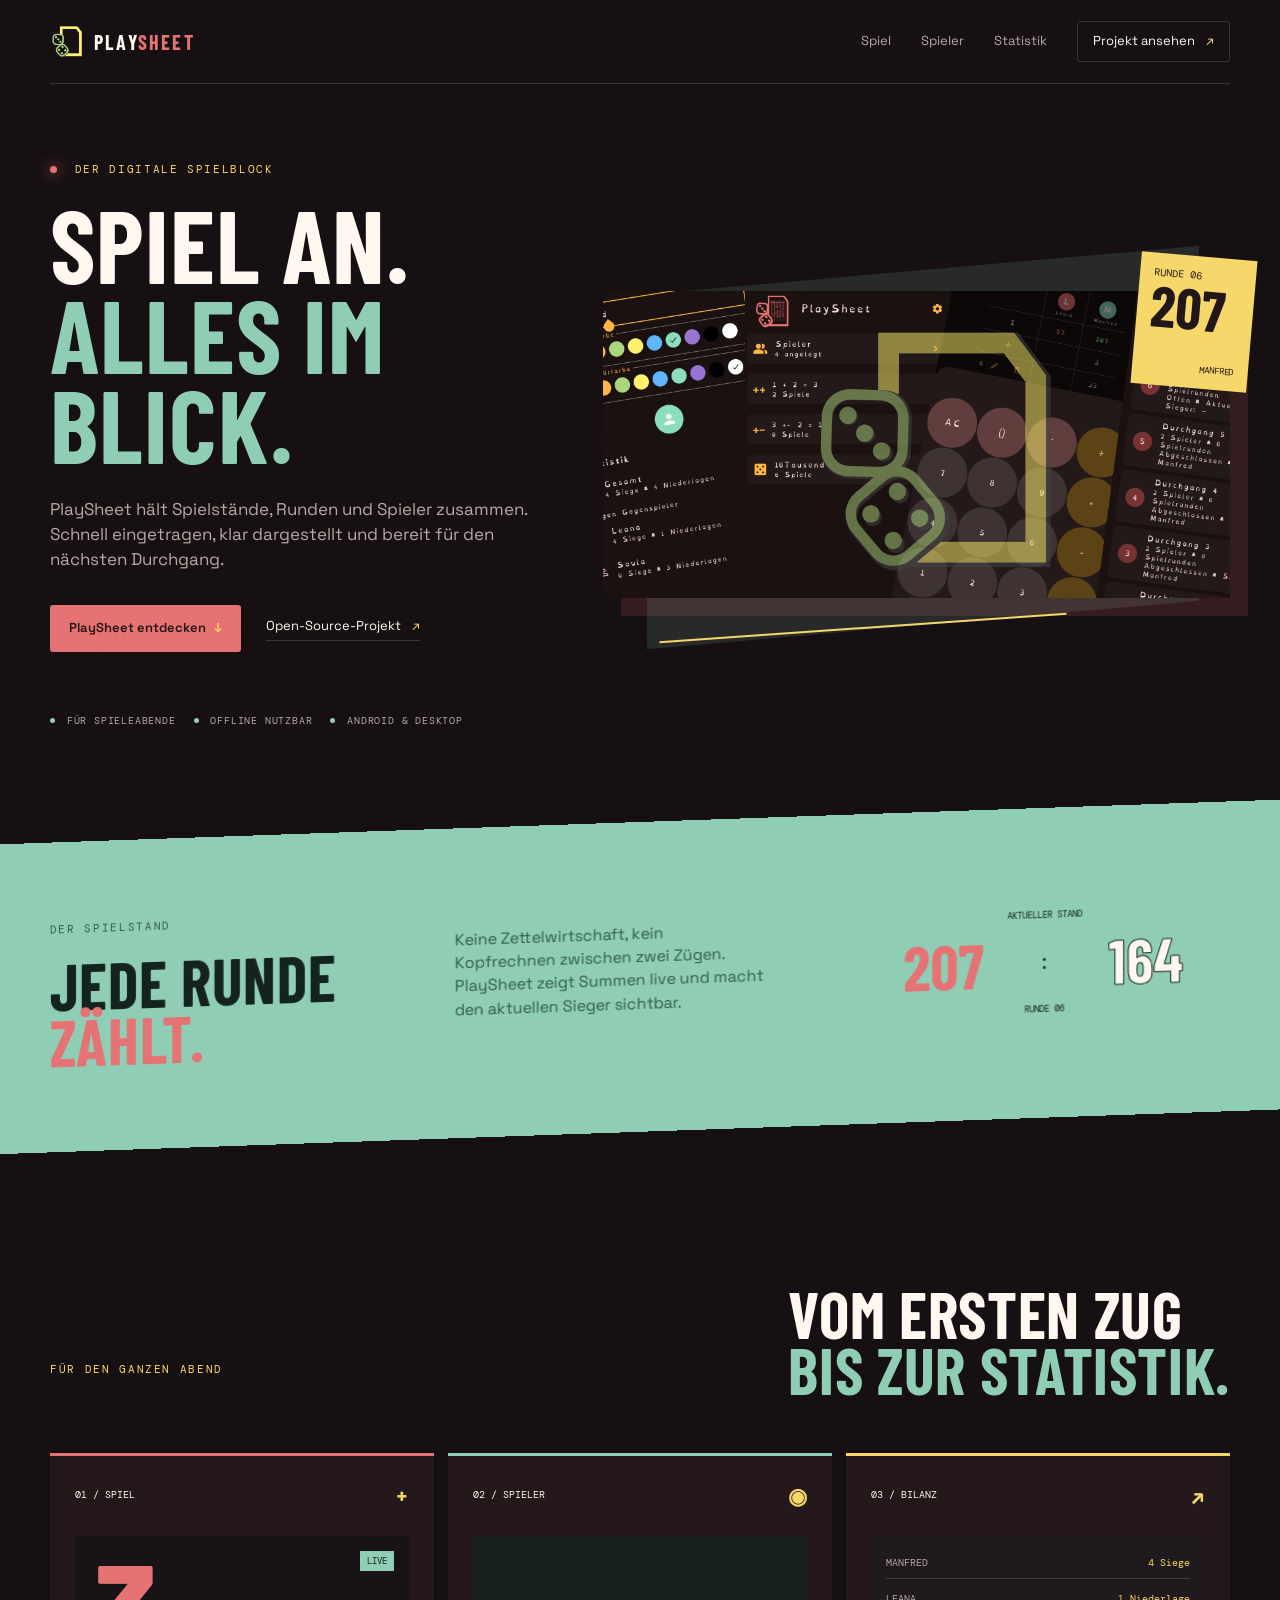
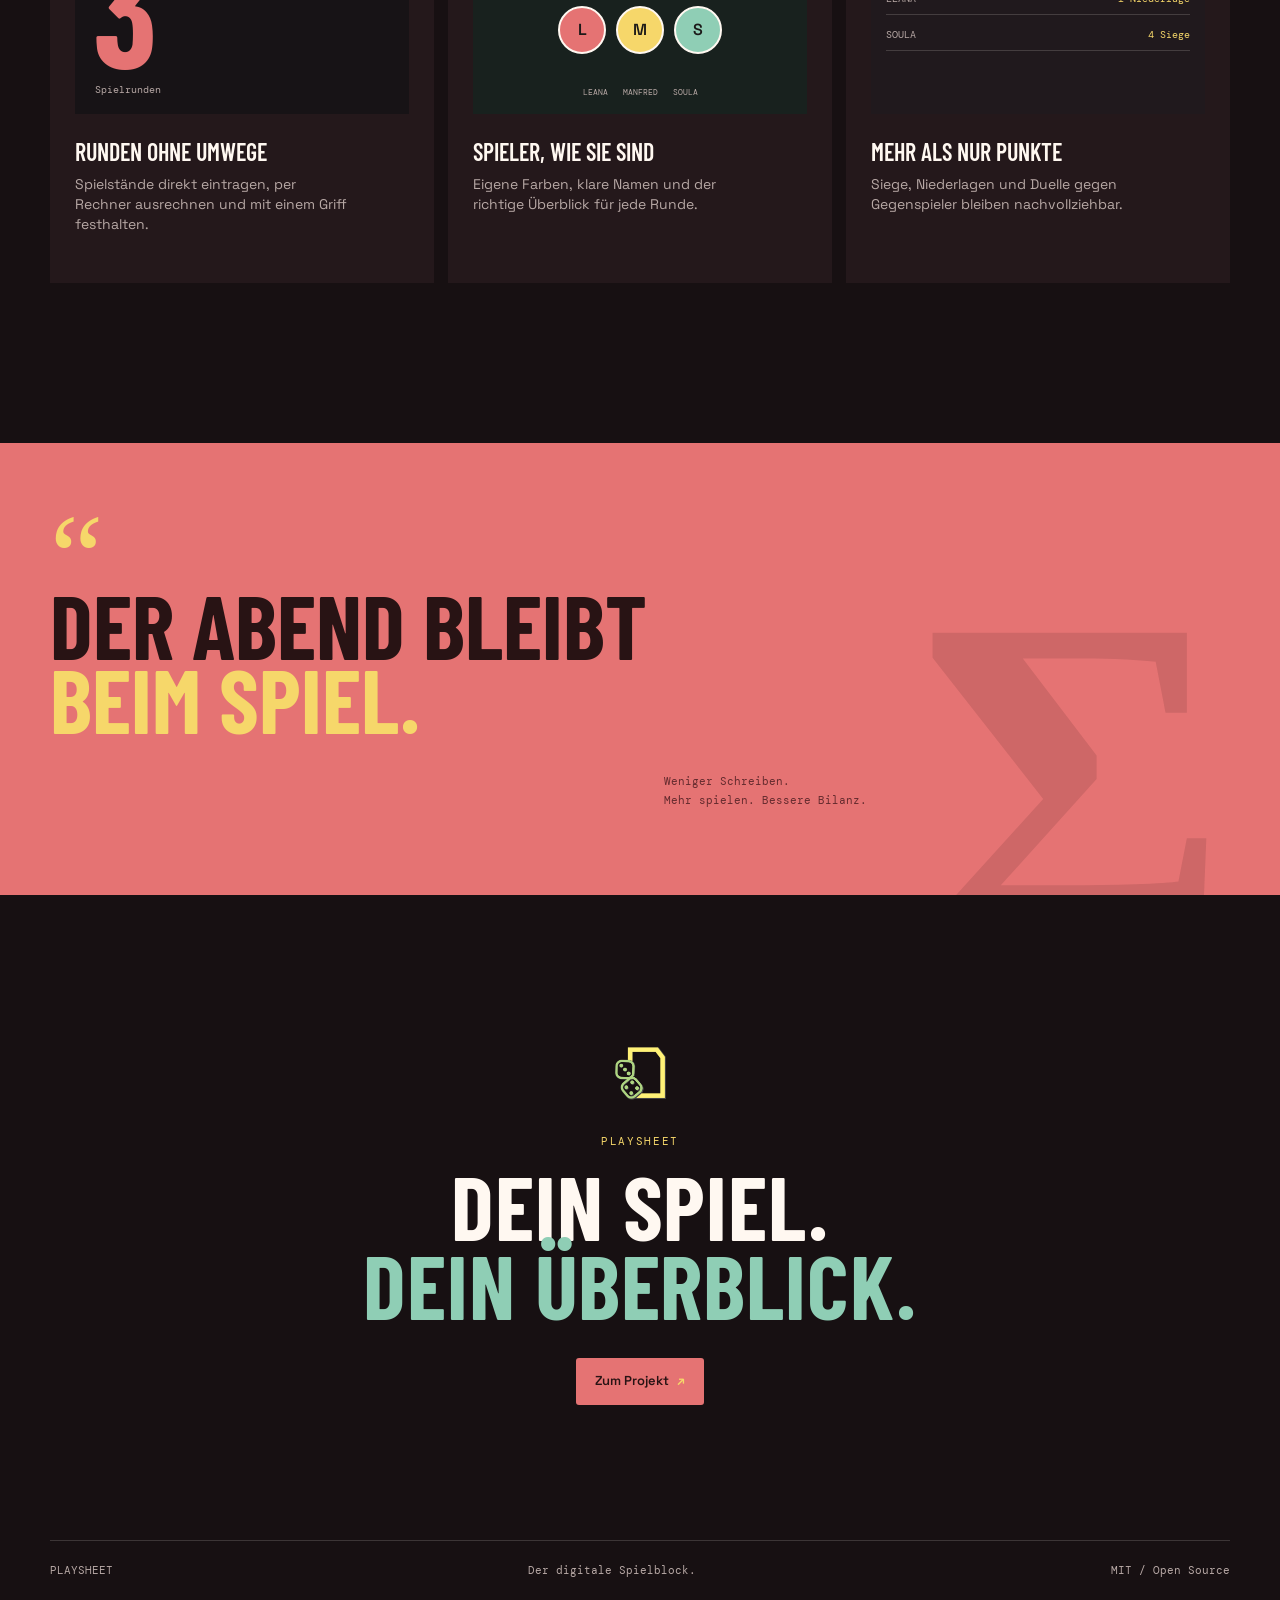
<file: landing/index.html>
<!doctype html>
<html lang="de">

<head>
    <meta charset="utf-8">
    <meta name="viewport" content="width=device-width, initial-scale=1">
    <meta name="description"
        content="PlaySheet ist der digitale Spielblock für Spielstände, Runden, Spieler und Statistiken.">
    <meta name="theme-color" content="#171012">
    <title>PlaySheet | Spielstand im Blick</title>
    <link rel="icon" href="assets/color_transparent_icon.png">
    <link rel="stylesheet" href="styles.css">
</head>

<body>
    <header class="site-header">
        <a class="brand" href="#top" aria-label="PlaySheet Startseite">
            <img src="assets/color_transparent_icon.png" alt="">
            <span>PLAY<span>SHEET</span></span>
        </a>
        <button class="menu-toggle" aria-expanded="false" aria-controls="site-nav">Menü</button>
        <nav id="site-nav" class="site-nav" aria-label="Hauptnavigation">
            <a href="#spiel">Spiel</a>
            <a href="#spieler">Spieler</a>
            <a href="#statistik">Statistik</a>
            <a class="nav-cta" href="https://github.com/maheis/playsheet">Projekt ansehen <span>↗</span></a>
        </nav>
    </header>

    <main id="top">
        <section class="hero wrap">
            <div class="hero-copy reveal">
                <p class="eyebrow"><i></i> Der digitale Spielblock</p>
                <h1>Spiel an.<br><em>Alles im Blick.</em></h1>
                <p class="hero-lede">PlaySheet hält Spielstände, Runden und Spieler zusammen. Schnell eingetragen, klar
                    dargestellt und bereit für den nächsten Durchgang.</p>
                <div class="hero-actions">
                    <a class="button button-primary" href="#spiel">PlaySheet entdecken <span>↓</span></a>
                    <a class="text-link" href="https://github.com/maheis/playsheet">Open-Source-Projekt
                        <span>↗</span></a>
                </div>
                <div class="hero-meta"><span><b></b> Für Spieleabende</span><span><b></b> Offline
                        nutzbar</span><span><b></b> Android & Desktop</span></div>
            </div>
            <div class="hero-art reveal delay-1">
                <div class="round-chip"><small>RUNDE 06</small><strong>207</strong><span>MANFRED</span></div>
                <img src="assets/vorstellungsgrafik.png"
                    alt="PlaySheet mit Spielauswahl, Spielerübersicht, Rechner und Spielstatistiken">
                <div class="score-line"></div>
            </div>
        </section>

        <section id="spiel" class="score-strip">
            <div class="wrap score-content reveal">
                <div>
                    <p class="eyebrow">Der Spielstand</p>
                    <h2>Jede Runde<br><em>zählt.</em></h2>
                </div>
                <p>Keine Zettelwirtschaft, kein Kopfrechnen zwischen zwei Zügen. PlaySheet zeigt Summen live und macht
                    den aktuellen Sieger sichtbar.</p>
                <div class="live-score"><span>AKTUELLER STAND</span><strong>207</strong><i>:</i><strong
                        class="second">164</strong><span>RUNDE 06</span></div>
            </div>
        </section>

        <section id="spieler" class="features wrap">
            <div class="section-heading reveal">
                <p class="eyebrow">Für den ganzen Abend</p>
                <h2>Vom ersten Zug<br><em>bis zur Statistik.</em></h2>
            </div>
            <div class="feature-grid">
                <article class="feature-card coral reveal"><span class="feature-number">01 / SPIEL</span><b
                        class="feature-icon">+</b>
                    <div class="feature-visual score-visual"><strong>3</strong><span>Spielrunden</span><i>LIVE</i></div>
                    <h3>Runden ohne Umwege</h3>
                    <p>Spielstände direkt eintragen, per Rechner ausrechnen und mit einem Griff festhalten.</p>
                </article>
                <article class="feature-card mint reveal delay-1"><span class="feature-number">02 / SPIELER</span><b
                        class="feature-icon">◉</b>
                    <div class="feature-visual players-visual"><span class="avatar a">L</span><span
                            class="avatar b">M</span><span class="avatar c">S</span><small>LEANA &nbsp; MANFRED &nbsp;
                            SOULA</small></div>
                    <h3>Spieler, wie sie sind</h3>
                    <p>Eigene Farben, klare Namen und der richtige Überblick für jede Runde.</p>
                </article>
                <article id="statistik" class="feature-card yellow reveal delay-2"><span class="feature-number">03 /
                        BILANZ</span><b class="feature-icon">↗</b>
                    <div class="feature-visual stats-visual"><span>MANFRED <b>4 Siege</b></span><span>LEANA <b>1
                                Niederlage</b></span><span>SOULA <b>4 Siege</b></span></div>
                    <h3>Mehr als nur Punkte</h3>
                    <p>Siege, Niederlagen und Duelle gegen Gegenspieler bleiben nachvollziehbar.</p>
                </article>
            </div>
        </section>

        <section class="quote-band">
            <div class="wrap quote-content reveal">
                <p class="quote-mark">“</p>
                <blockquote>Der Abend bleibt<br><em>beim Spiel.</em></blockquote>
                <p class="quote-caption">Weniger Schreiben.<br>Mehr spielen. Bessere Bilanz.</p>
            </div>
        </section>

        <section class="closing wrap reveal">
            <img src="assets/color_transparent_icon.png" alt="">
            <p class="eyebrow">PlaySheet</p>
            <h2>Dein Spiel.<br><em>Dein Überblick.</em></h2>
            <a class="button button-primary" href="https://github.com/maheis/playsheet">Zum Projekt <span>↗</span></a>
        </section>
    </main>

    <footer class="site-footer wrap"><span>PLAYSHEET</span><span>Der digitale Spielblock.</span><a href="../LICENSE">MIT
            / Open Source</a></footer>
    <script src="script.js"></script>
</body>

</html>
</file>
<file: landing/styles.css>
@import url('https://fonts.googleapis.com/css2?family=Barlow+Condensed:wght@500;600;700;800&family=DM+Mono:wght@400;500&family=Space+Grotesk:wght@400;500;600&display=swap');

:root {
    --bg: #171012;
    --panel: #24181b;
    --ink: #fff8f1;
    --muted: #b7a8a5;
    --coral: #e57373;
    --mint: #8fceb5;
    --yellow: #f6d76a;
    --orange: #ffb74d;
    --line: rgba(255, 248, 241, .16);
    --max: 1180px
}

* {
    box-sizing: border-box
}

html {
    scroll-behavior: smooth
}

body {
    margin: 0;
    background: var(--bg);
    color: var(--ink);
    font-family: 'Space Grotesk', sans-serif;
    line-height: 1.45;
    overflow-x: hidden
}

body:before {
    content: '';
    position: fixed;
    inset: 0;
    pointer-events: none;
    background: repeating-linear-gradient(115deg, transparent 0 120px, rgba(255, 255, 255, .018) 121px 122px);
    opacity: .7
}

a {
    color: inherit;
    text-decoration: none
}

.wrap {
    width: min(calc(100% - 48px), var(--max));
    margin: auto
}

.site-header {
    height: 84px;
    display: flex;
    align-items: center;
    justify-content: space-between;
    width: min(calc(100% - 48px), var(--max));
    margin: auto;
    border-bottom: 1px solid var(--line);
    position: relative;
    z-index: 5
}

.brand {
    display: flex;
    align-items: center;
    gap: 10px;
    font: 700 20px 'Barlow Condensed', sans-serif;
    letter-spacing: .11em
}

.brand img {
    width: 34px;
    height: 34px;
    object-fit: contain
}

.brand span span {
    color: var(--coral)
}

.site-nav {
    display: flex;
    align-items: center;
    gap: 30px;
    color: var(--muted);
    font-size: 13px
}

.site-nav a:hover,
.text-link:hover {
    color: var(--ink)
}

.nav-cta {
    color: var(--ink);
    border: 1px solid var(--line);
    padding: 10px 15px;
    border-radius: 3px
}

.nav-cta span,
.button span,
.text-link span {
    color: var(--yellow);
    margin-left: 8px
}

.menu-toggle {
    display: none;
    background: none;
    color: var(--ink);
    border: 1px solid var(--line);
    padding: 8px 12px;
    font: inherit
}

.hero {
    min-height: 650px;
    display: grid;
    grid-template-columns: .88fr 1.12fr;
    gap: 60px;
    align-items: center;
    padding: 78px 0 95px
}

.eyebrow {
    font: 11px 'DM Mono', monospace;
    text-transform: uppercase;
    letter-spacing: .15em;
    color: var(--yellow);
    margin: 0 0 22px
}

.eyebrow i,
.hero-meta b {
    display: inline-block;
    width: 7px;
    height: 7px;
    border-radius: 50%;
    background: var(--coral);
    margin-right: 9px;
    box-shadow: 0 0 14px var(--coral)
}

h1,
h2,
h3,
p {
    margin-top: 0
}

h1,
h2 {
    font-family: 'Barlow Condensed', sans-serif;
    font-weight: 700;
    line-height: .88;
    text-transform: uppercase;
    letter-spacing: .01em
}

h1 {
    font-size: clamp(65px, 8vw, 112px);
    margin-bottom: 29px
}

h1 em,
h2 em {
    font-style: normal;
    color: var(--mint)
}

.hero-lede {
    color: var(--muted);
    font-size: 17px;
    max-width: 480px
}

.hero-actions {
    display: flex;
    align-items: center;
    gap: 25px;
    margin-top: 34px
}

.button {
    display: inline-flex;
    align-items: center;
    padding: 14px 19px;
    border-radius: 3px;
    font-weight: 600;
    font-size: 13px
}

.button-primary {
    background: var(--coral);
    color: #281314
}

.button-primary:hover {
    background: #fa9c9c;
    transform: translateY(-2px)
}

.text-link {
    font-size: 13px;
    border-bottom: 1px solid var(--line);
    padding-bottom: 4px
}

.hero-meta {
    display: flex;
    gap: 18px;
    margin-top: 62px;
    color: var(--muted);
    font: 10px 'DM Mono', monospace;
    text-transform: uppercase;
    letter-spacing: .08em
}

.hero-meta b {
    width: 5px;
    height: 5px;
    margin: 0 5px 1px 0;
    box-shadow: none;
    background: var(--mint)
}

.hero-art {
    position: relative;
    isolation: isolate
}

.hero-art:after {
    content: '';
    position: absolute;
    inset: -7% 5% -9% 7%;
    background: var(--mint);
    opacity: .14;
    z-index: -1;
    transform: skewY(-5deg)
}

.hero-art img {
    display: block;
    width: 100%;
    height: auto;
    filter: saturate(1.08);
    box-shadow: 18px 18px 0 rgba(229, 115, 115, .14)
}

.round-chip {
    position: absolute;
    z-index: 2;
    right: -22px;
    top: -35px;
    background: var(--yellow);
    color: #211719;
    width: 116px;
    height: 132px;
    padding: 13px 14px;
    display: flex;
    flex-direction: column;
    transform: rotate(5deg)
}

.round-chip small,
.feature-number {
    font: 10px 'DM Mono', monospace
}

.round-chip strong {
    font: 700 57px 'Barlow Condensed';
    line-height: .9
}

.round-chip span {
    font: 9px 'DM Mono', monospace;
    align-self: flex-end;
    margin-top: auto
}

.score-line {
    position: absolute;
    bottom: -31px;
    left: 9%;
    width: 65%;
    height: 2px;
    background: var(--yellow);
    transform: rotate(-4deg)
}

.score-strip {
    background: var(--mint);
    color: #14231e;
    transform: skewY(-2deg);
    margin: 0 -2%;
    padding: 80px 0
}

.score-content {
    display: grid;
    grid-template-columns: 1fr 1fr 1fr;
    align-items: center;
    gap: 35px;
    transform: skewY(2deg)
}

.score-content .eyebrow {
    color: #315c4b
}

.score-content h2 {
    font-size: clamp(44px, 5vw, 65px);
    margin: 0
}

.score-content h2 em {
    color: var(--coral)
}

.score-content>p {
    color: #315c4b;
    max-width: 310px
}

.live-score {
    display: grid;
    grid-template-columns: 1fr 25px 1fr;
    align-items: center;
    text-align: center;
    gap: 4px
}

.live-score span {
    font: 9px 'DM Mono', monospace;
    grid-column: span 3
}

.live-score strong {
    font: 700 62px 'Barlow Condensed';
    color: var(--coral)
}

.live-score .second {
    color: var(--ink);
    -webkit-text-stroke: 1px #14231e
}

.live-score i {
    font: 20px 'DM Mono';
    font-style: normal
}

.features {
    padding: 155px 0 160px
}

.section-heading {
    display: flex;
    align-items: end;
    justify-content: space-between;
    margin-bottom: 55px
}

.section-heading h2 {
    margin: 0;
    font-size: clamp(48px, 5vw, 70px)
}

.feature-grid {
    display: grid;
    grid-template-columns: repeat(3, 1fr);
    gap: 14px
}

.feature-card {
    background: var(--panel);
    padding: 25px;
    border-top: 3px solid var(--coral);
    min-height: 430px;
    transition: transform .3s ease, background .3s ease
}

.feature-card:hover {
    transform: translateY(-8px);
    background: #2b1b1e
}

.feature-card.mint {
    border-color: var(--mint)
}

.feature-card.yellow {
    border-color: var(--yellow)
}

.feature-card .feature-icon {
    float: right;
    color: var(--yellow);
    font-size: 22px
}

.feature-card h3 {
    font: 600 24px 'Barlow Condensed';
    text-transform: uppercase;
    margin-bottom: 8px
}

.feature-card p {
    font-size: 14px;
    color: var(--muted);
    max-width: 280px
}

.feature-visual {
    height: 178px;
    margin: 31px 0 23px;
    position: relative;
    overflow: hidden;
    background: #171316
}

.score-visual strong {
    font: 700 148px 'Barlow Condensed';
    line-height: 1;
    color: var(--coral);
    padding: 11px 18px
}

.score-visual span {
    position: absolute;
    left: 20px;
    bottom: 18px;
    color: var(--muted);
    font: 10px 'DM Mono'
}

.score-visual i {
    position: absolute;
    right: 15px;
    top: 15px;
    background: var(--mint);
    color: #17221e;
    padding: 4px 7px;
    font: 9px 'DM Mono';
    font-style: normal
}

.players-visual {
    background: #18211e;
    display: flex;
    align-items: center;
    justify-content: center;
    gap: 10px;
    padding-top: 10px
}

.avatar {
    width: 48px;
    height: 48px;
    border-radius: 50%;
    display: grid;
    place-items: center;
    color: #1b1918;
    border: 2px solid var(--ink);
    font-weight: 600
}

.avatar.a {
    background: var(--coral)
}

.avatar.b {
    background: var(--yellow)
}

.avatar.c {
    background: var(--mint)
}

.players-visual small {
    position: absolute;
    bottom: 17px;
    color: var(--muted);
    font: 8px 'DM Mono'
}

.stats-visual {
    padding: 20px 15px;
    display: flex;
    flex-direction: column;
    gap: 13px;
    background: #20191d
}

.stats-visual span {
    color: var(--muted);
    border-bottom: 1px solid var(--line);
    padding-bottom: 9px;
    font: 10px 'DM Mono'
}

.stats-visual b {
    float: right;
    color: var(--yellow);
    font-weight: 400
}

.quote-band {
    background: var(--coral);
    color: #281314;
    overflow: hidden;
    position: relative
}

.quote-band:after {
    content: 'Σ';
    position: absolute;
    right: 4%;
    bottom: -100px;
    color: rgba(40, 19, 20, .12);
    font: 700 480px 'Barlow Condensed';
    line-height: 1
}

.quote-content {
    min-height: 430px;
    padding: 85px 0;
    position: relative;
    z-index: 1
}

.quote-mark {
    font: 120px Georgia;
    line-height: .5;
    margin: 0;
    color: var(--yellow)
}

blockquote {
    font: 700 clamp(49px, 7vw, 92px) 'Barlow Condensed';
    line-height: .82;
    text-transform: uppercase;
    margin: 0
}

.quote-content blockquote em {
    color: var(--yellow);
    font-style: normal
}

.quote-caption {
    font: 11px 'DM Mono';
    line-height: 1.7;
    margin: 37px 0 0 52%;
    color: #642b2e
}

.closing {
    text-align: center;
    padding: 150px 0 135px
}

.closing img {
    width: 58px;
    margin-bottom: 25px
}

.closing .eyebrow {
    margin-bottom: 18px
}

.closing h2 {
    font-size: clamp(55px, 7vw, 92px);
    margin-bottom: 35px
}

.site-footer {
    border-top: 1px solid var(--line);
    padding: 22px 0 30px;
    display: flex;
    justify-content: space-between;
    color: var(--muted);
    font: 11px 'DM Mono', monospace
}

.reveal {
    opacity: 0;
    transform: translateY(22px);
    transition: opacity .7s ease, transform .7s ease
}

.reveal.visible {
    opacity: 1;
    transform: none
}

.delay-1 {
    transition-delay: .12s
}

.delay-2 {
    transition-delay: .24s
}

@media (max-width:760px) {
    .wrap {
        width: min(calc(100% - 30px), var(--max))
    }

    .site-header {
        width: calc(100% - 30px);
        height: 70px
    }

    .menu-toggle {
        display: block
    }

    .site-nav {
        display: none;
        position: absolute;
        top: 70px;
        left: 0;
        right: 0;
        padding: 17px;
        background: var(--panel);
        border: 1px solid var(--line);
        flex-direction: column;
        align-items: stretch;
        gap: 16px
    }

    .site-nav.open {
        display: flex
    }

    .nav-cta {
        text-align: center
    }

    .hero {
        display: block;
        padding: 65px 0 90px;
        min-height: 0
    }

    .hero-copy {
        margin-bottom: 80px
    }

    h1 {
        font-size: clamp(62px, 18vw, 88px)
    }

    .hero-lede {
        font-size: 15px
    }

    .hero-actions {
        align-items: flex-start;
        flex-direction: column;
        gap: 18px
    }

    .hero-meta {
        flex-wrap: wrap;
        gap: 9px 14px;
        margin-top: 40px
    }

    .round-chip {
        right: -5px;
        top: -25px;
        transform: scale(.82) rotate(5deg);
        transform-origin: top right
    }

    .score-strip {
        padding: 65px 0;
        margin: 0 -5%
    }

    .score-content {
        display: block;
        transform: skewY(2deg)
    }

    .score-content>p {
        margin: 28px 0
    }

    .features {
        padding: 100px 0
    }

    .section-heading {
        display: block;
        margin-bottom: 34px
    }

    .feature-grid {
        grid-template-columns: 1fr
    }

    .feature-card {
        min-height: 0
    }

    .quote-content {
        padding: 70px 0;
        min-height: 360px
    }

    .quote-caption {
        margin-left: 35%
    }

    .site-footer {
        gap: 12px;
        flex-wrap: wrap
    }

    .site-footer span:nth-child(2) {
        order: 3;
        width: 100%
    }
}
</file>
